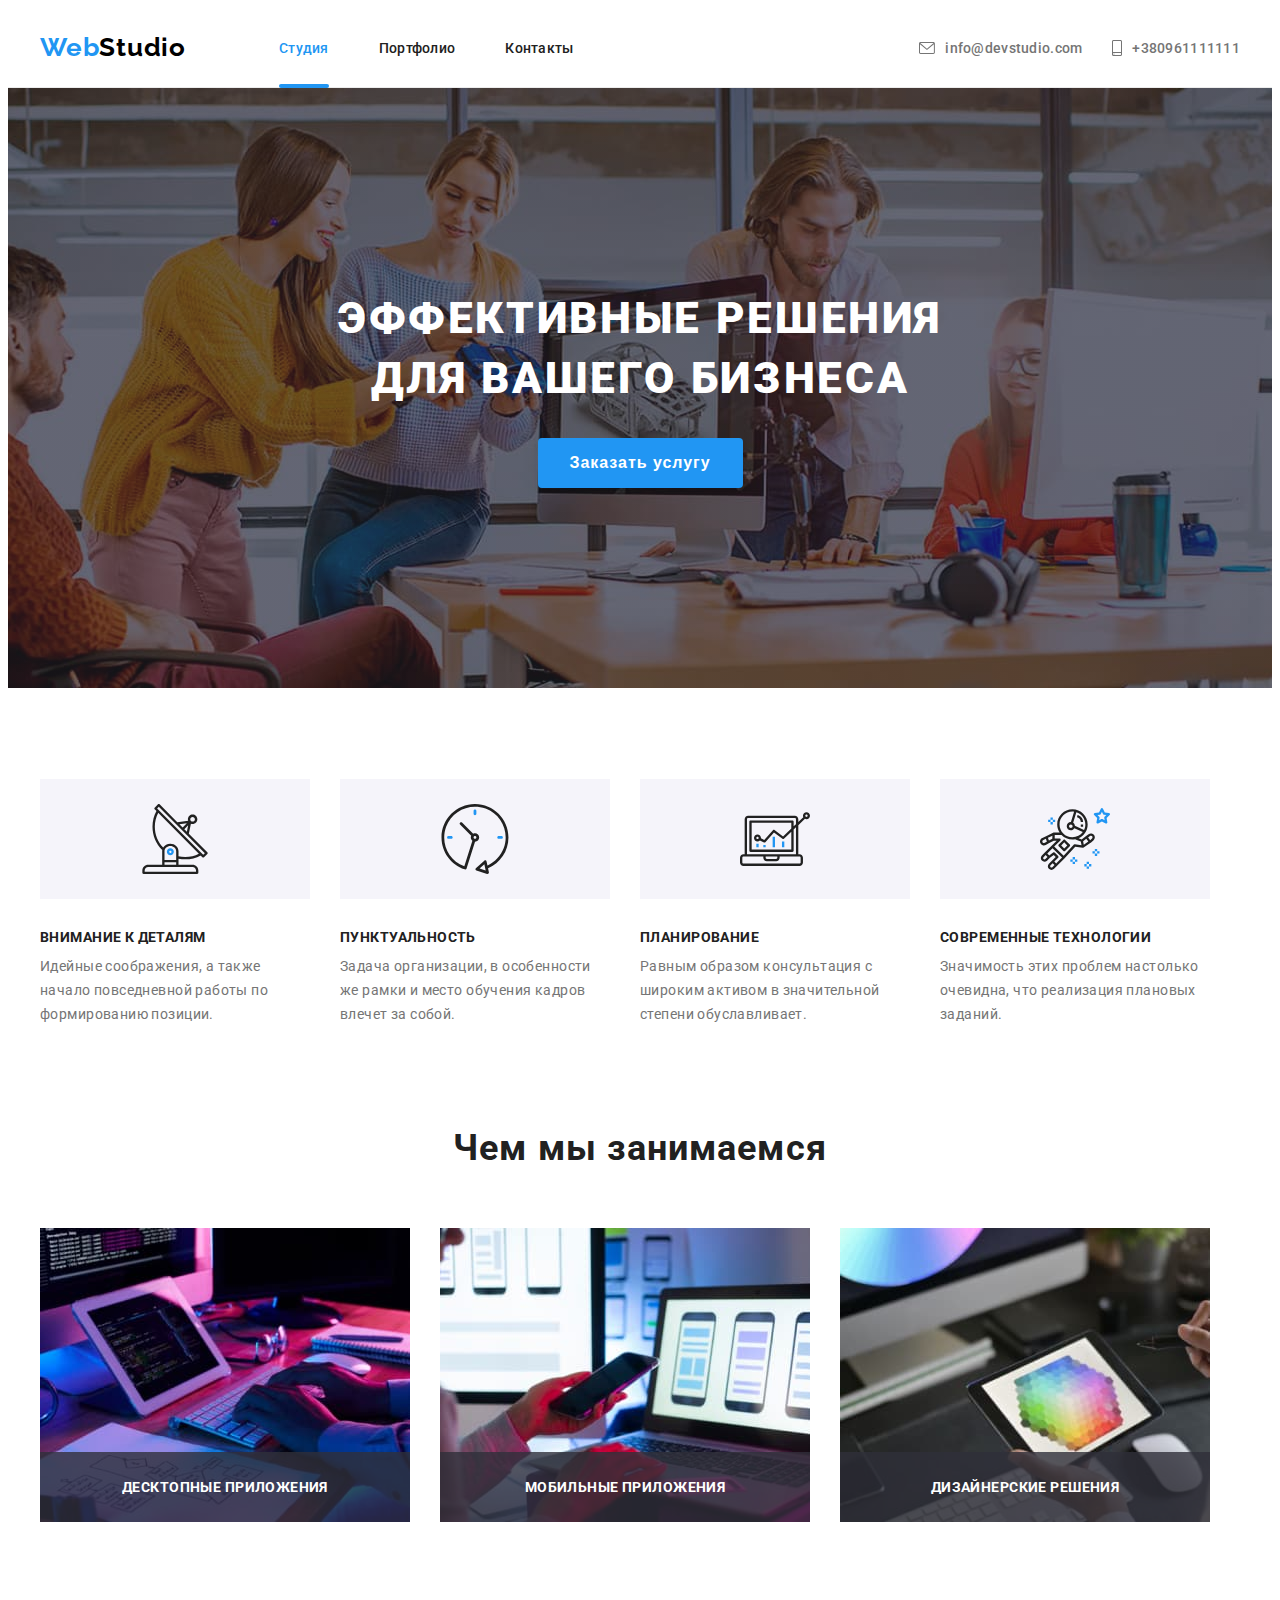
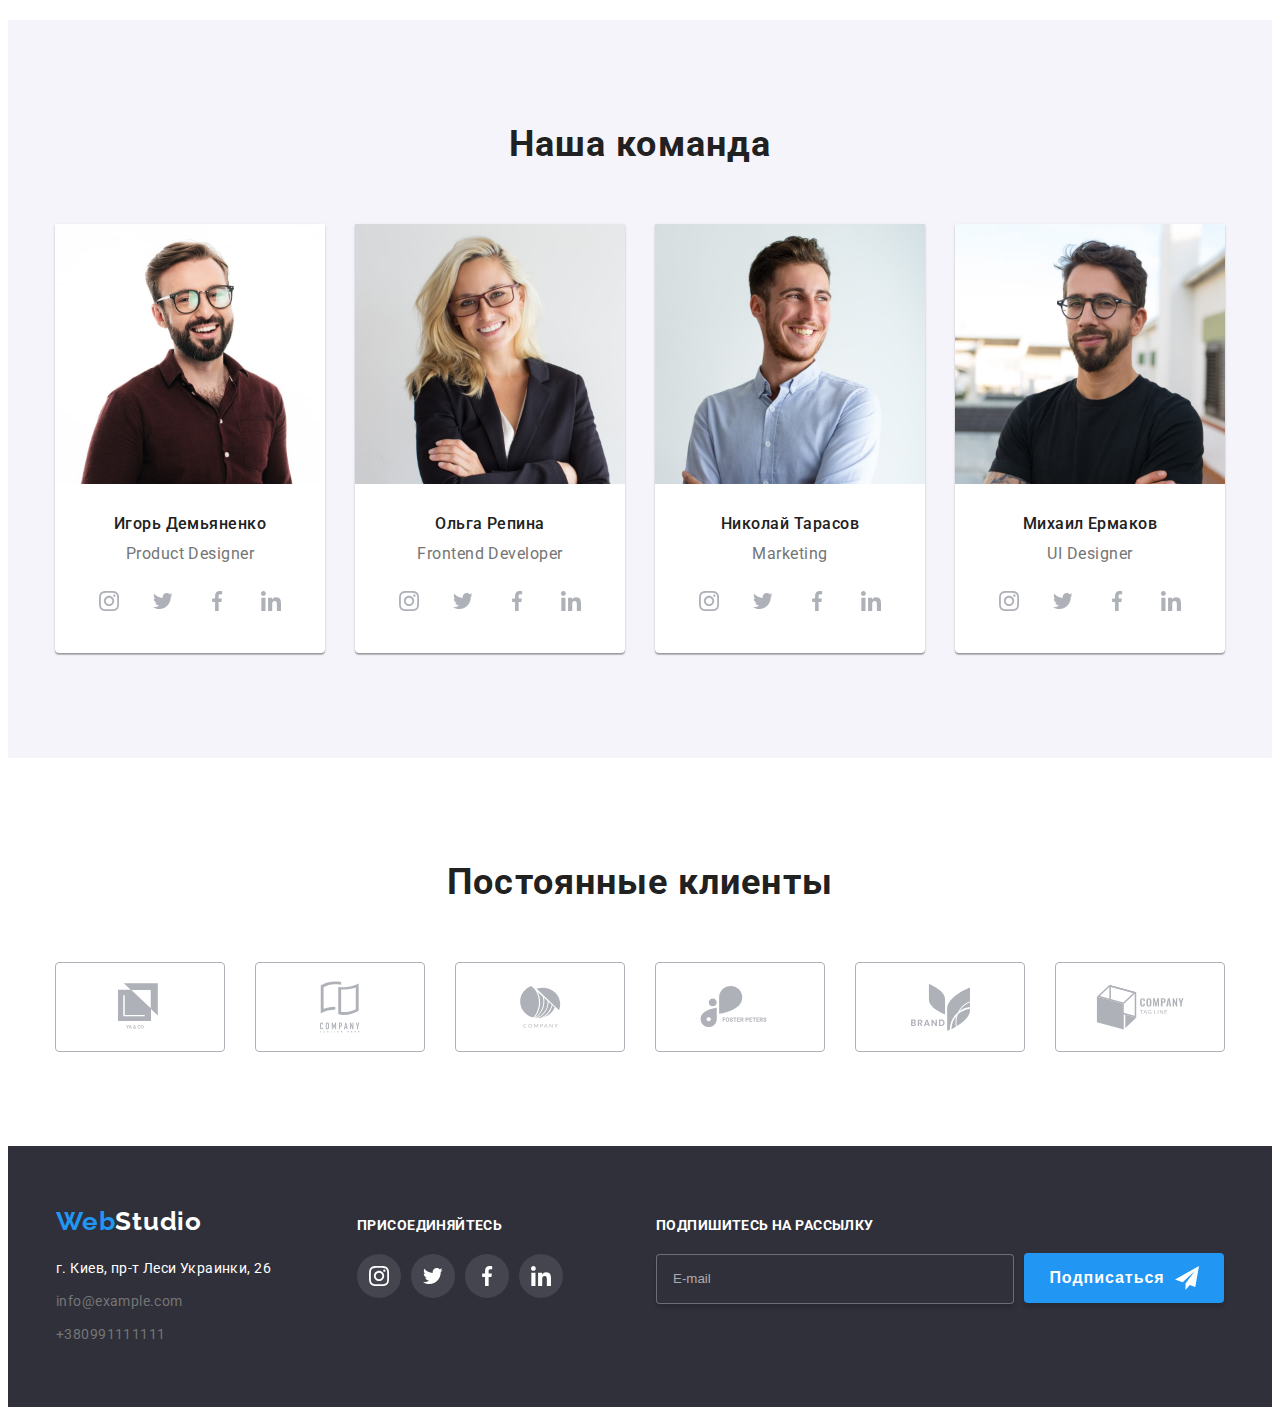
<file: index.html>
<!DOCTYPE html>
<html lang="ru">
<head>
    <meta charset="UTF-8">
    <meta name="viewport" content="width=device-width, initial-scale=1.0">
    <title lang="en">WebStudio</title>
    <link rel="stylecheet" href="https://cdnjs.cloudflare.com/ajax/libs/modern-normalize/1.0.0/modern-normalize.min.css"/>
    <link rel="preconnect" href="https://fonts.gstatic.com">
    <link href="https://fonts.googleapis.com/css2?family=Raleway:wght@700&family=Roboto:wght@400;500;700;900&display=swap" rel="stylesheet">
    <link rel="stylesheet" href="./css/main.min.css">
</head>
<body>
    <header class="header">
        <div class="container">
        <nav class="nav">
            <a class="header__logotype logotype link" href="#" lang="en">Web<span class="header-logo">Studio</span></a>
            <ul class="nav-list list">
                <li class="nav-list__item">
                    <a class="nav-list__link active-link link" href="#">Студия</a>
                </li>
                <li class="nav-list__item">
                    <a class="nav-list__link link" href="./portfolio.html">Портфолио</a>
                </li>
                <li class="nav-list__item">
                    <a class="nav-list__link link" href="#">Контакты</a>
                </li>
            </ul>
         </nav>
             <ul class="contacts-list list">
                 <li class="contacts-list__item">
                    <a class="contacts-list__link link" href="mailto:info@devstudio.com"> 
                        <svg width="16" height="12" class="contacts-list__icon">
                            <use href="./images/sprite.svg#icon-envelope"></use>
                        </svg> info@devstudio.com
                     </a>           
                 </li>
                 <li class="contacts-list__item">
                    <a class="contacts-list__link link" href="tel:+380961111111">
                        <svg width="10" height="16" class="contacts-list__icon">
                            <use href="./images/sprite.svg#icon-smartphone"></use>
                        </svg> +380961111111
                    </a>  
                 </li>
            </ul>
        </div>
    </header>
    <main>

        <!-- Hero -->
        <section class="hero">
            <div class="container">
                <h1 class="hero__title">Эффективные решения<br>для вашего бизнеса</h1>
                <button class="hero__button button" data-modal-open>Заказать услугу</button>
            </div>  
        </section>

        <!-- Feature -->
        <section class="feature">
            <div class="container">
            <h2 hidden>Эффективные решения</h2>
                <ul class="feature-list list">
                    <li class="feature-list__item">
                        <div class="feature-container">
                             <svg class="feature-list__icon" widht="70" height="70">
                            <use href="./images/sprite.svg#icon-antenna"></use>
                        </svg>
                        </div>
                            <h3 class="feature-list__subtitle">Внимание к деталям</h3>
                            <p class="feature-list__text">Идейные соображения, а также начало повседневной работы по формированию позиции.</p>
                    </li>
                    <li class="feature-list__item">
                        <div class="feature-container">
                             <svg class="feature-list__icon" widht="70" height="70">
                            <use href="./images/sprite.svg#icon-clock"></use>
                        </svg>
                        </div>
                            <h3 class="feature-list__subtitle">Пунктуальность</h3>
                            <p class="feature-list__text">Задача организации, в особенности же рамки и место обучения кадров влечет за собой.</p>
                    </li>
                    <li class="feature-list__item">   
                        <div class="feature-container">
                             <svg class="feature-list__icon" widht="70" height="70">
                            <use href="./images/sprite.svg#icon-diagram"></use>
                        </svg>
                        </div>    
                            <h3 class="feature-list__subtitle">Планирование</h3>
                            <p class="feature-list__text">Равным образом консультация с широким активом в значительной степени обуславливает.</p>
                    </li>
                    <li class="feature-list__item"> 
                        <div class="feature-container">
                             <svg class="feature-list__icon" widht="70" height="70">
                            <use href="./images/sprite.svg#icon-astronaut"></use>
                        </svg>
                        </div>
                            <h3 class="feature-list__subtitle">Современные технологии</h3>
                            <p class="feature-list__text">Значимость этих проблем настолько очевидна, что реализация плановых заданий.</p>
                    </li>
                </ul>
            </div>
        </section>

        <!-- Activity -->
        <section class="activity">
            <div class="container">
                <h2 class="activity__title">Чем мы занимаемся</h2>
                <ul class="activity__list list">
                    <li class="activity__item"> 
                        <div class="activity__container">
                            <img src="./images/whatwedo/img1.jpg" alt="компьютер" width="370" height="294">
                            <div class="activity__container-text">
                                <p class="activity__text">ДЕСКТОПНЫЕ ПРИЛОЖЕНИЯ</p>
                            </div>
                        </div> 
                    </li>
                    <li class="activity__item">
                        <div class="activity__container">
                            <img src="./images/whatwedo/img2.jpg" alt="смартфон" width="370" height="294">
                            <div class="activity__container-text">
                                <p class="activity__text">МОБИЛЬНЫЕ ПРИЛОЖЕНИЯ</p>
                            </div>
                        </div>
                    </li>
                    <li class="activity__item">
                        <div class="activity__container">
                            <img src="./images/whatwedo/img3.jpg" alt="планшет" width="370" height="294">
                            <div class="activity__container-text">
                                <p class="activity__text">ДИЗАЙНЕРСКИЕ РЕШЕНИЯ</p>
                            </div>
                        </div>
                    </li>
                </ul>
            </div>
        </section>

        <!-- Our team -->
        <section class="our-team">
            <h2 class="our-team__title">Наша команда</h2>
            <ul class="our-team__list list">
                <li class="our-team__item">
                    <img src="./images/our_team/team_1.jpg" alt="Игорь Демьяненко" width="270" height="260">
                        <div class="our-team__card">
                            <h3 class="our-team__subtitle">Игорь Демьяненко</h3>
                            <p class="our-team__desk" lang="en">Product Designer</p>
                            <ul class="social-list list">
                                <li class="social-list__item">
                                    <a href="" class="social-list__link">
                                        <svg width="20px" height="20px">
                                            <use href="./images/sprite.svg#icon-instagram"></use>
                                        </svg>
                                    </a>
                                </li>
                                <li class="social-list__item">
                                    <a href="" class="social-list__link">
                                        <svg width="20px" height="20px">
                                            <use href="./images/sprite.svg#icon-twitter"></use>
                                        </svg>
                                    </a>
                                </li>
                                <li class="social-list__item">
                                    <a href="" class="social-list__link">
                                        <svg width="20px" height="20px">
                                            <use href="./images/sprite.svg#icon-facebook"></use>
                                        </svg>
                                    </a>
                                </li>
                                <li class="social-list__item">
                                    <a href="" class="social-list__link">
                                        <svg width="20px" height="20px">
                                            <use href="./images/sprite.svg#icon-linkedin"></use>
                                        </svg>
                                    </a>
                                </li>
                            </ul>
                        </div>
                </li>

                <li class="our-team__item">
                    <img src="./images/our_team/team_2.jpg" alt="Ольга Репина" width="270" height="260">
                        <div class="our-team__card">
                            <h3 class="our-team__subtitle">Ольга Репина</h3>
                            <p class="our-team__desk" lang="en">Frontend Developer</p>
                            <ul class="social-list list">
                                <li class="social-list__item">
                                    <a href="" class="social-list__link">
                                        <svg width="20" height="20px">
                                            <use href="./images/sprite.svg#icon-instagram"></use>
                                        </svg>
                                    </a>
                                </li>
                                <li class="social-list__item">
                                    <a href="" class="social-list__link">
                                        <svg width="20" height="20px">
                                            <use href="./images/sprite.svg#icon-twitter"></use>
                                        </svg>
                                    </a>
                                </li>
                                <li class="social-list__item">
                                    <a href="" class="social-list__link">
                                        <svg width="20" height="20px">
                                            <use href="./images/sprite.svg#icon-facebook"></use>
                                        </svg>
                                    </a>
                                </li>
                                <li class="social-list__item">
                                    <a href="" class="social-list__link">
                                        <svg width="20" height="20px">
                                            <use href="./images/sprite.svg#icon-linkedin"></use>
                                        </svg>
                                    </a>
                                </li>
                            </ul>
                        </div>
                </li>

                <li class="our-team__item">
                    <img src="./images/our_team/team_3.jpg" alt="Николай Тарасов" width="270" height="260">
                        <div class="our-team__card">
                            <h3 class="our-team__subtitle">Николай Тарасов</h3>
                            <p class="our-team__desk" lang="en">Marketing</p>
                            <ul class="social-list list">
                                <li class="social-list__item">
                                    <a href="" class="social-list__link">
                                        <svg width="20" height="20px">
                                            <use href="./images/sprite.svg#icon-instagram"></use>
                                        </svg>
                                    </a>
                                </li>
                                <li class="social-list__item">
                                    <a href="" class="social-list__link">
                                        <svg width="20" height="20px">
                                            <use href="./images/sprite.svg#icon-twitter"></use>
                                        </svg>
                                    </a>
                                </li>
                                <li class="social-list__item">
                                    <a href="" class="social-list__link">
                                        <svg width="20" height="20px">
                                            <use href="./images/sprite.svg#icon-facebook"></use>
                                        </svg>
                                    </a>
                                </li>
                                <li class="social-list__item">
                                    <a href="" class="social-list__link">
                                        <svg width="20" height="20px">
                                            <use href="./images/sprite.svg#icon-linkedin"></use>
                                        </svg>
                                    </a>
                                </li>
                            </ul>
                    </div>
                </li>

                <li class="our-team__item">
                    <img src="./images/our_team/team_4.jpg" alt="Михаил Ермаков" width="270" height="260">
                        <div class="our-team__card">
                            <h3 class="our-team__subtitle">Михаил Ермаков</h3>
                            <p class="our-team__desk" lang="en">UI Designer</p>
                            <ul class="social-list list">
                                <li class="social-list__item">
                                    <a href="" class="social-list__link">
                                        <svg width="20" height="20px">
                                            <use href="./images/sprite.svg#icon-instagram"></use>
                                        </svg>
                                    </a>
                                </li>
                                <li class="social-list__item">
                                    <a href="" class="social-list__link">
                                        <svg width="20" height="20px">
                                            <use href="./images/sprite.svg#icon-twitter"></use>
                                        </svg>
                                    </a>
                                </li>
                                <li class="social-list__item">
                                    <a href="" class="social-list__link">
                                        <svg width="20" height="20px">
                                            <use href="./images/sprite.svg#icon-facebook"></use>
                                        </svg>
                                    </a>
                                </li>
                                <li class="social-list__item">
                                    <a href="" class="social-list__link">
                                        <svg width="20" height="20px">
                                            <use href="./images/sprite.svg#icon-linkedin"></use>
                                        </svg>
                                    </a>
                                </li>
                            </ul>
                    </div>
                </li>
            </ul>
        </section>

        <!-- Сlients -->
        <section class="clients"> 
            <div class="container">
                <h2 class="clients__title">Постоянные клиенты</h2>
                <ul class="clients-list list">
                    <li class="clients-list__item">
                        <a href="" class="clients-list__link">
                            <svg width="44" height="49" class="clients-list__icon">
                                <use href="./images/sprite.svg#icon-logo-1"></use>
                            </svg>
                        </a>
                    </li>
                    <li class="clients-list__item">
                        <a href="" class="clients-list__link">
                            <svg width="40" height="52" class="clients-list__icon">
                                <use href="./images/sprite.svg#icon-logo-2"></use>
                            </svg>
                        </a>
                    </li>
                    <li class="clients-list__item">
                        <a href="" class="clients-list__link">
                        <svg width="41" height="42" class="clients-list__icon">
                                <use href="./images/sprite.svg#icon-logo-3"></use>
                            </svg>
                        </a>
                    </li>
                    <li class="clients-list__item">
                        <a href="" class="clients-list__link">
                        <svg width="80" height="42" class="clients-list__icon">
                                <use href="./images/sprite.svg#icon-logo-4"></use>
                            </svg>
                        </a>
                    </li>
                    <li class="clients-list__item">
                        <a href="" class="clients-list__link">
                        <svg width="59" height="47" class="clients-list__icon">
                                <use href="./images/sprite.svg#icon-logo-5"></use>
                            </svg>
                        </a>
                    </li>
                    <li class="clients-list__item">
                        <a href="" class="clients-list__link">
                        <svg width="89" height="45" class="clients-list__icon">
                                <use href="./images/sprite.svg#icon-logo-6"></use>
                            </svg>
                        </a>
                    </li>
                </ul>
                
            </div>
        </section>

    </main>

    <!-- Footer -->
    <footer class="footer">
        <div class="container">
            <div class="address-container">
                <address class="address">
                    <a class="address__logotype logotype link" href="#" lang="en">Web<span class="footer-logo">Studio</span></a>
                    <ul class="address-list list">
                        <li class="address-list__item">
                            <a class="address-list__map link" href="https://goo.gl/maps/3Z7rk7Q4F9AWosEu5"> г. Киев, пр-т Леси Украинки, 26</a>
                        </li>
                        <li class="address-list__item">
                            <a class="address-list__link link" href="mailto:info@example.com">info@example.com</a>
                        </li>
                        <li class="address-list__item">
                            <a class="address-list__link link" href="tel:+380991111111">+380991111111</a>
                        </li>
                    </ul>
                </address>
            </div>
        
            <div class="footer-social-container">
                <p class="footer-text">ПРИСОЕДИНЯЙТЕСЬ</p>
                
                    <ul class="social-list">
                        <li class="social-list__item list">
                            <a href="" class="social-list__link">
                                <svg class="social-list__icon" width="20" height="20">
                                    <use href="./images/sprite.svg#icon-instagram"></use>
                                </svg>
                            </a>
                        </li>
                        <li class="social-list__item list">
                            <a href="" class="social-list__link">
                                <svg class="social-list__icon" width="20" height="20">
                                    <use href="./images/sprite.svg#icon-twitter"></use>
                                </svg>
                            </a>
                        </li>
                        <li class="social-list__item list">
                            <a href="" class="social-list__link">
                                <svg class="social-list__icon" width="20" height="20">
                                    <use href="./images/sprite.svg#icon-facebook"></use>
                                </svg>
                            </a>
                        </li>
                        <li class="social-list__item list">
                            <a href="" class="social-list__link">
                                <svg class="social-list__icon" width="20" height="20">
                                    <use href="./images/sprite.svg#icon-linkedin"></use>
                                </svg>
                            </a>
                        </li>
                    </ul>
            </div>  

                <form class="footer-form">
                    <label class="footer-form__label">ПОДПИШИТЕСЬ НА РАССЫЛКУ                       
                        <input name="footer-form__user-email" type="email" class="footer-input" placeholder="E-mail">
                    </label>
                        <button type="submit" class="footer-form__btn button"> Подписаться
                            <svg width="24" height="24" class="footer-form__icon">
                                <use href="./images/sprite.svg#icon-send"></use>
                            </svg>
                        </button>
                </form>
            
        </div>
    </footer>

    <div class="backdrop is-hidden" data-modal>
        <div class="modal">
            <button type="button" class="button-close" data-modal-close>
                <svg widht="11" height="11">
                    <use href="./images/sprite.svg#icon-cross"></use>
                </svg>
            </button>
            
                <form action="#" class="modal-form">
                    <h4 class="modal-form__title">Оставьте свои данные, мы вам перезвоним</h3>
                        <label class="modal-form__label">
                            Имя
                            <span class="icon-wrapper">
                                <input name="user-name" type="text" class="modal-form__input" required>
                                <svg width="18" height="18" class="modal-form__icon">
                                    <use href="./images/sprite.svg#icon-person">
                                    </use>
                                </svg>
                            </span>
                        </label>
                        <label class="modal-form__label">
                            Телефон
                            <span class="icon-wrapper">
                                <input name="user-phone" type="tel" class="modal-form__input" required>
                                <svg width="18" height="18" class="modal-form__icon">
                                    <use href="./images/sprite.svg#icon-phone-modal">
                                    </use>
                                </svg>
                            </span>
                        </label>
                        <label class="modal-form__label">
                            Почта
                            <span class="icon-wrapper">
                                <input name="user-email" type="email" class="modal-form__input" required>
                                    <svg width="18" height="18" class="modal-form__icon">
                                    <use href="./images/sprite.svg#icon-email">
                                    </use>
                                </svg>
                            </span>
                        </label>
                    
                        <label class="modal-form__label">
                             Комментарий
                            <textarea name="user-massage" class="modal-form__massage" placeholder="Введите текст"></textarea>
                        </label>

                        <label for="policy-check" class="modal-form__check">
                            <input id="policy-check" type="checkbox" class="check-input visually-hidden">
                            <span class="check-box"></span>
                            Соглашаюсь с рассылкой и принимаю &nbsp<a class="form-link" href="#">Условия договора</a> 
                        </label>
               
                        <button type="submit" class="modal-form__btn button">Отправить</button>
                   
                </form>
        </div>
    </div>

    <script src="./js/modal.js"></script>
      
</body>
</html>
</file>
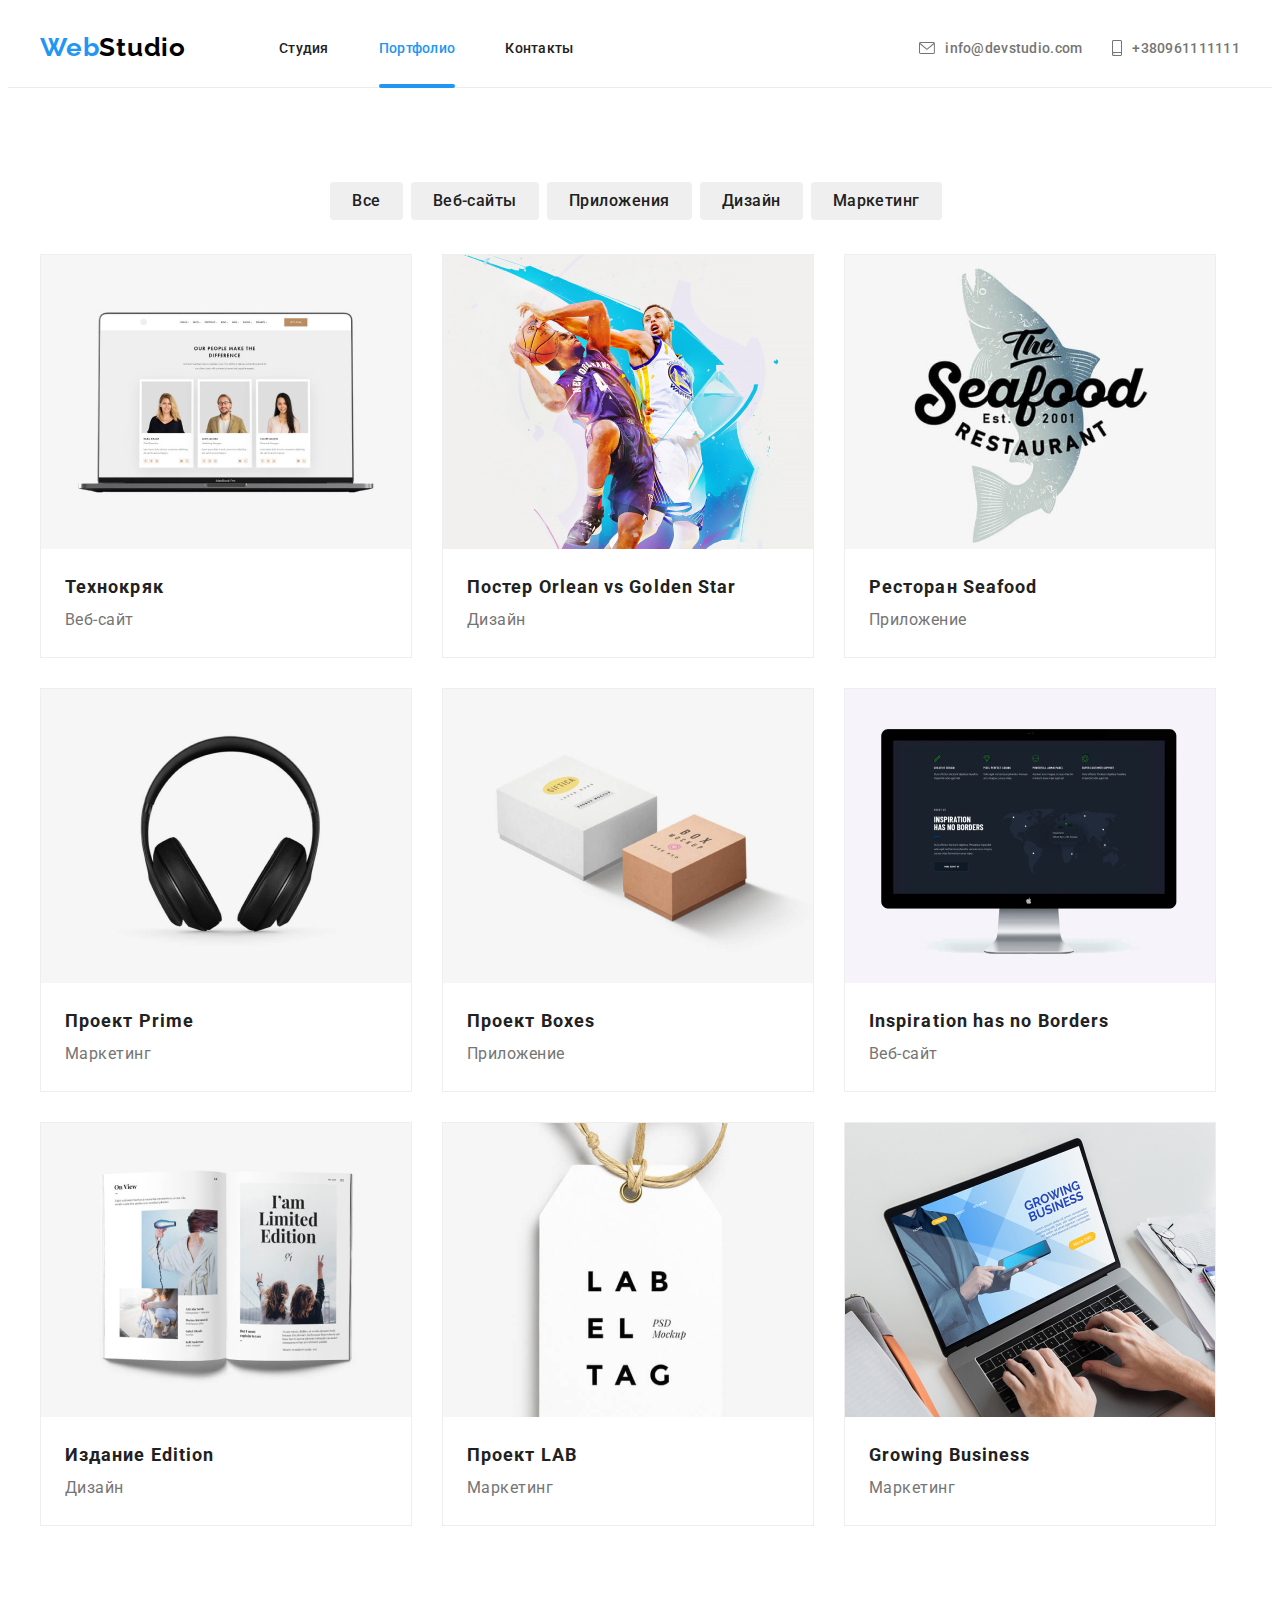
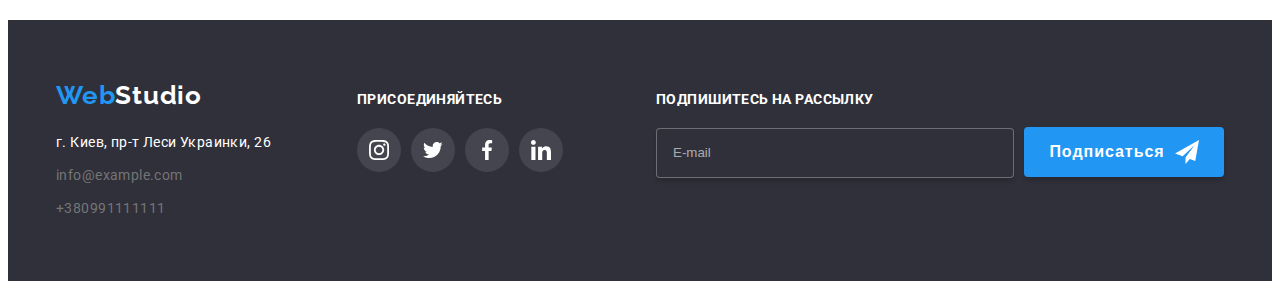
<file: portfolio.html>
<!DOCTYPE html>
<html lang="ru">
<head>
    <meta charset="UTF-8">
    <meta name="viewport" content="width=device-width, initial-scale=1.0">
    <title lang="en">Portfolio | WebStudio</title>
    <link rel="stylecheet" href="https://cdnjs.cloudflare.com/ajax/libs/modern-normalize/1.0.0/modern-normalize.min.css"/>
    <link rel="preconnect" href="https://fonts.gstatic.com">
    <link href="https://fonts.googleapis.com/css2?family=Raleway:wght@700&family=Roboto:wght@400;500;700;900&display=swap" rel="stylesheet">
    <link rel="stylesheet" href="./css/portfolio.min.css">
</head>
<body>
    <header class="header line">
        <div class="container">
            <nav class="nav">
                <a class="header__logotype logotype link" href="#" lang="en">Web<span class="header-logo">Studio</span></a>
                <ul class="nav-list list">
                    <li class="nav-list__item">
                        <a class="nav-list__link link" href="./index.html">Студия</a>
                    </li>
                    <li class="nav-list__item">
                        <a class="nav-list__link active-link link" href="#">Портфолио</a>
                    </li>
                    <li class="nav-list__item">
                        <a class="nav-list__link link" href="#">Контакты</a>
                    </li>
                </ul>
             </nav>
             <ul class="contacts-list list">
                <li class="contacts-list__item">
                   <a class="contacts-list__link link" href="mailto:info@devstudio.com"> 
                       <svg width="16" height="12" class="contacts-list__icon">
                           <use href="./images/sprite.svg#icon-envelope"></use>
                       </svg> info@devstudio.com
                    </a>           
                </li>
                <li class="contacts-list__item">
                   <a class="contacts-list__link link" href="tel:+380961111111">
                       <svg width="10" height="16" class="contacts-list__icon">
                           <use href="./images/sprite.svg#icon-smartphone"></use>
                       </svg> +380961111111
                   </a>  
                </li>
           </ul>
        </div>
    </header>
    <main>
        <!-- Portfolio -->
        <section class="portfolio">
            <div class="container">
                <h1 hidden>Buttons</h1>
                    <ul class="btn-list list">
                        <li><button class="btn-list__item" type="button">Все</button></li>
                        <li><button class="btn-list__item" type="button">Веб-сайты</button></li>
                        <li><button class="btn-list__item" type="button">Приложения</button></li>
                        <li><button class="btn-list__item" type="button">Дизайн</button></li>
                        <li><button class="btn-list__item" type="button">Маркетинг</button></li>
                    </ul>
    
                <ul class="portfolio-list list">
                    <li class="portfolio-list__item">
                        <a href="" class="portfolio-list__link link">
                            <div class="container-image">
                                <img src="./images-portfolio/img-1.jpg" alt="Технокряк" width="370" height="294">
                                    <div class="container-overlay">
                                        <div class="container-text">
                                            <p class="portfolio-list__text">Технокряк это современная площадка распространения коронавируса. 
                                                Компании используют эту платформу для цифрового шпионажа и атак на защищённые сервера конкурентов.</p>
                                        </div>
                                    </div>   
                            </div>
                            <div class="container-desk">
                                <h2 class="portfolio-list__subtitle">Технокряк</h2>
                                <p class="portfolio-list__desk">Веб-сайт</p>
                            </div>
                        </a>
                
                            
                    </li>
                    <li class="portfolio-list__item">
                        <a href="" class="portfolio-list__link link"> 
                            <div class="container-image">
                                <img src="./images-portfolio/img-2.jpg" alt="Постер New Orlean vs Golden Star" width="370" height="294">  
                                    <div class="container-overlay">
                                        <div class="container-text">
                                            <p class="portfolio-list__text">Технокряк это современная площадка распространения коронавируса. 
                                            Компании используют эту платформу для цифрового шпионажа и атак на защищённые сервера конкурентов.</p>
                                        </div>
                                    </div>   
                            </div>

                            <div class="container-desk">
                                <h2 class="portfolio-list__subtitle">Постер <span lang="en">Orlean vs Golden Star</span></h2>
                                <p class="portfolio-list__desk">Дизайн</p>
                            </div>
                        </a>
            
                    </li>
                    <li class="portfolio-list__item">
                        <a href="" class="portfolio-list__link link">
                            <div class="container-image">
                                <img src="./images-portfolio/img-3.jpg" alt="Ресторан Seafood" width="370" height="294">
                                    <div class="container-overlay">
                                        <div class="container-text">
                                            <p class="portfolio-list__text">Технокряк это современная площадка распространения коронавируса. 
                                            Компании используют эту платформу для цифрового шпионажа и атак на защищённые сервера конкурентов.</p>
                                        </div>
                                    </div>   
                            </div>

                            <div class="container-desk">
                                <h2 class="portfolio-list__subtitle">Ресторан <span lang="en">Seafood</span></h2>
                                <p class="portfolio-list__desk">Приложение</p>
                            </div>
                        </a>
                            
                    </li>
                    <li class="portfolio-list__item">
                        <a href="" class="portfolio-list__link link">
                            <div class="container-image">
                                <img src="./images-portfolio/img-4.jpg" alt="Проект Prime" width="370" height="294">
                                    <div class="container-overlay">
                                        <div class="container-text">
                                            <p class="portfolio-list__text">Технокряк это современная площадка распространения коронавируса. 
                                            Компании используют эту платформу для цифрового шпионажа и атак на защищённые сервера конкурентов.</p>
                                        </div>
                                    </div>
                                </div>

                            <div class="container-desk">
                                <h2 class="portfolio-list__subtitle">Проект <span lang="en">Prime</span></h2>
                                <p class="portfolio-list__desk">Маркетинг</p>
                            </div>
                        </a>
                       
                    </li>
                    <li class="portfolio-list__item">
                        <a href="" class="portfolio-list__link link">
                            <div class="container-image">
                                <img src="./images-portfolio/img-5.jpg" alt="Проект Boxes" width="370" height="294">
                                    <div class="container-overlay">
                                        <div class="container-text">
                                            <p class="portfolio-list__text">Технокряк это современная площадка распространения коронавируса. 
                                            Компании используют эту платформу для цифрового шпионажа и атак на защищённые сервера конкурентов.</p>
                                        </div>
                                    </div>
                            </div>

                            <div class="container-desk">
                                <h2 class="portfolio-list__subtitle">Проект <span lang="en">Boxes</span></h2>
                                <p class="portfolio-list__desk">Приложение</p>
                            </div>
                        </a>    
                            
                    </li>
                    <li class="portfolio-list__item">
                        <a href="" class="portfolio-list__link link">
                            <div class="container-image">
                                <img src="./images-portfolio/img-6.jpg" alt="Inspiration has no Borders" width="370" height="294">
                                    <div class="container-overlay">
                                        <div class="container-text">
                                            <p class="portfolio-list__text">Технокряк это современная площадка распространения коронавируса. 
                                            Компании используют эту платформу для цифрового шпионажа и атак на защищённые сервера конкурентов.</p>
                                        </div>
                                    </div>
                            </div>

                            <div class="container-desk">
                                <h2 class="portfolio-list__subtitle" lang="en">Inspiration has no Borders</h2>
                                <p class="portfolio-list__desk">Веб-сайт</p>
                            </div>
                        </a>
                            
                    </li>
                    <li class="portfolio-list__item">
                        <a href="" class="portfolio-list__link link">
                            <div class="container-image">
                                <img src="./images-portfolio/img-7.jpg" alt="Издание Limited Edition" width="370" height="294">
                                    <div class="container-overlay">
                                        <div class="container-text">
                                            <p class="portfolio-list__text">Технокряк это современная площадка распространения коронавируса. 
                                            Компании используют эту платформу для цифрового шпионажа и атак на защищённые сервера конкурентов.</p>
                                        </div>
                                    </div>
                            </div>

                            <div class="container-desk">
                                <h2 class="portfolio-list__subtitle">Издание <span lang="en">Edition</span></h2>
                                <p class="portfolio-list__desk">Дизайн</p>
                            </div>
                        </a>
                            
                    </li>
                    <li class="portfolio-list__item">
                        <a href="" class="portfolio-list__link link"> 
                            <div class="container-image">
                                <img src="./images-portfolio/img-8.jpg" alt="Проект LAB" width="370" height="294">
                                    <div class="container-overlay">
                                        <div class="container-text">
                                            <p class="portfolio-list__text">Технокряк это современная площадка распространения коронавируса. 
                                            Компании используют эту платформу для цифрового шпионажа и атак на защищённые сервера конкурентов.</p>
                                        </div>
                                    </div>
                            </div>

                            <div class="container-desk">
                                <h2 class="portfolio-list__subtitle">Проект <span lang="en">LAB</span></h2>
                                <p class="portfolio-list__desk">Маркетинг</p>
                            </div>
                        </a>  
                            
                    </li>
                    <li class="portfolio-list__item"> 
                        <a href="" class="portfolio-list__link link">
                            <div class="container-image">
                                <img src="./images-portfolio/img-9.jpg" alt="Growing Business" width="370" height="294">
                                    <div class="container-overlay">
                                        <div class="container-text">
                                            <p class="portfolio-list__text">Технокряк это современная площадка распространения коронавируса. 
                                            Компании используют эту платформу для цифрового шпионажа и атак на защищённые сервера конкурентов.</p>
                                        </div>
                                    </div>
                            </div>

                             <div class="container-desk">
                                <h2 class="portfolio-list__subtitle" lang="en">Growing Business</h2>
                                <p class="portfolio-list__desk">Маркетинг</p>
                            </div>
                        </a>
                    </li>
                </ul>
            </div>
        </section>
    </main>

    <!-- Footer -->
    <footer class="footer">
        <div class="container">
            <div class="address-container">
                <address class="address">
                    <a class="address__logotype logotype link" href="#" lang="en">Web<span class="footer-logo">Studio</span></a>
                    <ul class="address-list list">
                        <li class="address-list__item">
                            <a class="address-list__map link" href="https://goo.gl/maps/3Z7rk7Q4F9AWosEu5"> г. Киев, пр-т Леси Украинки, 26</a>
                        </li>
                        <li class="address-list__item">
                            <a class="address-list__link link" href="mailto:info@example.com">info@example.com</a>
                        </li>
                        <li class="address-list__item">
                            <a class="address-list__link link" href="tel:+380991111111">+380991111111</a>
                        </li>
                    </ul>
                </address>
            </div>
            
                <div class="footer-social-container">
                    <p class="footer-text">ПРИСОЕДИНЯЙТЕСЬ</p>
                    
                        <ul class="social-list">
                            <li class="social-list__item list">
                                <a href="" class="social-list__link">
                                    <svg class="social-list__icon" width="20" height="20">
                                        <use href="./images/sprite.svg#icon-instagram"></use>
                                    </svg>
                                </a>
                            </li>
                            <li class="social-list__item list">
                                <a href="" class="social-list__link">
                                    <svg class="social-list__icon" width="20" height="20">
                                        <use href="./images/sprite.svg#icon-twitter"></use>
                                    </svg>
                                </a>
                            </li>
                            <li class="social-list__item list">
                                <a href="" class="social-list__link">
                                    <svg class="social-list__icon" width="20" height="20">
                                        <use href="./images/sprite.svg#icon-facebook"></use>
                                    </svg>
                                </a>
                            </li>
                            <li class="social-list__item list">
                                <a href="" class="social-list__link">
                                    <svg class="social-list__icon" width="20" height="20">
                                        <use href="./images/sprite.svg#icon-linkedin"></use>
                                    </svg>
                                </a>
                            </li>
                        </ul>
                </div> 

                <form class="footer-form">
                    <label class="footer-form__label">ПОДПИШИТЕСЬ НА РАССЫЛКУ                       
                        <input name="footer-form__user-email" type="email" class="footer-input" placeholder="E-mail">
                    </label>
                        <button type="submit" class="footer-form__btn button"> Подписаться
                            <svg width="24" height="24" class="footer-form__icon">
                                <use href="./images/sprite.svg#icon-send"></use>
                            </svg>
                        </button>
                </form>

            </div>
        </footer>
</body>
</html>
</file>
<file: css/main.min.css>
:root{--text-font: "Roboto", sans-serif;--title-font: "Raleway", sans-serif;--accent-color: #2196F3;--header-logo-color: #000000;--footer-logo-color: #FFFFFF;--text-color: #FFFFFF;--desk-link-color: #757575;--text-title-subtitle-color: #212121;--icon-color: #afb1b8;--fon-our-team-color: #F5F4FA;--fon-color: #2F303A}.visually-hidden{position:absolute !important;clip:rect(1px 1px 1px 1px);clip:rect(1px, 1px, 1px, 1px);padding:0 !important;border:0 !important;height:1px !important;width:1px !important;overflow:hidden}body{font-family:"Roboto", sans-serif}h1,h2,h3,h4,h5,h6,p{margin:0}ul,ol{margin:0;padding:0}img{display:block}.list{list-style:none}.link{text-decoration:none}.container{margin-left:auto;margin-right:auto;width:1200px;padding-right:15px;padding-left:15px}.logotype{font-family:var(--title-font);font-weight:700;font-size:26px;line-height:1.192;letter-spacing:0.03em;color:var(--accent-color)}.header__logotype{margin-right:93px;padding-top:24px;padding-bottom:25px}.header-logo{color:var(--header-logo-color)}.address__logotype{display:block;margin-bottom:20px}.footer-logo{color:var(--footer-logo-color)}.nav-list{display:flex}.nav-list__item:not(:last-child){margin-right:50px}.nav-list__link{position:relative;display:block;padding-top:32px;padding-bottom:32px;font-weight:500;font-size:14px;line-height:1.143;letter-spacing:0.02em;color:var(--text-title-subtitle-color);transition:color 250ms cubic-bezier(0.4, 0, 0.2, 1)}.nav-list__link:hover,.nav-list__link:focus{color:var(--accent-color)}.active-link{color:var(--accent-color)}.active-link::after{position:absolute;left:0;bottom:0;content:"";display:block;width:100%;height:4px;border-radius:2px;background-color:var(--accent-color)}.contacts-list{display:flex;align-items:center}.contacts-list__item:not(:last-child){margin-right:30px}.contacts-list__link{display:flex;align-items:center;padding-top:32px;padding-bottom:32px;font-weight:500;font-size:14px;line-height:1.143;letter-spacing:0.02em;color:var(--desk-link-color);fill:currentColor;transition:color 250ms cubic-bezier(0.4, 0, 0.2, 1)}.contacts-list__link:hover,.contacts-list__link:focus{color:var(--accent-color)}.contacts-list__icon{margin-right:10px}.address-list__item:not(:last-child){margin-bottom:9px}.address-list__map{color:var(--text-color);text-decoration:none;transition:color 250ms cubic-bezier(0.4, 0, 0.2, 1)}.address-list__map:hover,.address-list__map:focus{color:var(--accent-color)}.address-list__link{color:var(--desk-link-color);transition:color 250ms cubic-bezier(0.4, 0, 0.2, 1)}.address-list__link:hover,.address-list__link:focus{color:var(--accent-color)}.button{font-weight:700;font-size:16px;line-height:1.185;letter-spacing:0.06em;background-color:var(--accent-color);color:var(--text-color);box-shadow:0px 4px 4px rgba(0,0,0,0.15);border:none;border-radius:4px;cursor:pointer}.hero__button{min-width:200px;height:50px;padding-bottom:200px;padding:10px 32px}.modal-form__btn{width:200px;height:50px;align-self:center;transition:box-shadow 2500ms cubic-bezier(0.4, 0, 0.2, 1)}.modal-form__btn:hover,.modal-form__btn:focus{box-shadow:0px 4px 4px rgba(0,0,0,0.25)}.footer-form__btn{display:flex;align-items:center;justify-content:center;min-width:200px;height:50px;margin-top:36px;margin-left:10px}.footer-form__icon{margin-left:10px}.hero__title{margin-bottom:30px;display:block;font-weight:900;font-size:44px;line-height:1.364;text-align:center;letter-spacing:0.06em;text-transform:uppercase;color:var(--text-color)}.activity__title,.our-team__title,.clients__title{margin-bottom:50px;font-weight:700;font-size:36px;line-height:1.667;text-align:center;letter-spacing:0.03em;color:var(--text-title-subtitle-color)}.social-list{display:flex;align-items:center;justify-content:center}.social-list__link{display:flex;align-items:center;justify-content:center;border-radius:50%;width:44px;height:44px;fill:var(--icon-color);transition:background-color 250ms cubic-bezier(0.4, 0, 0.2, 1),fill 250ms cubic-bezier(0.4, 0, 0.2, 1)}.social-list__link:hover,.social-list__link:focus{background-color:var(--accent-color);fill:var(--text-color)}.backdrop.is-hidden{opacity:0;visibility:hidden;pointer-events:none}.backdrop{position:fixed;top:0;left:0;width:100%;height:100%;background:rgba(0,0,0,0.2);z-index:10;transition:visibility 250ms cubic-bezier(0.4, 0, 0.2, 1),opacity 250ms cubic-bezier(0.4, 0, 0.2, 1)}.modal{position:absolute;left:50%;top:50%;width:528px;transform:translate(-50%, -50%);padding:40px;box-sizing:border-box;background:var(--text-color);box-shadow:0px 1px 3px rgba(0,0,0,0.12),0px 1px 1px rgba(0,0,0,0.14),0px 2px 1px rgba(0,0,0,0.2);border-radius:4px;transition:box-shadow 250ms cubic-bezier(0.4, 0, 0.2, 1)}.button-close{position:absolute;width:30px;height:30px;top:8px;right:8px;display:flex;align-items:center;background:var(--text-color);border:1px solid rgba(0,0,0,0.1);box-sizing:border-box;border-radius:50%;cursor:pointer;transition:color 250ms cubic-bezier(0.4, 0, 0.2, 1)}.button-close:hover,.button-close:focus{fill:var(--accent-color)}.modal-form{width:448px;display:flex;flex-direction:column}.modal-form__title{font-weight:700;font-size:20px;line-height:1.15;letter-spacing:0.03em;color:var(--text-title-subtitle-color);margin-bottom:12px}.modal-form__label{margin-bottom:10px;font-size:12px;line-height:1.67;letter-spacing:0.01em;color:var(--desk-link-color)}.icon-wrapper{position:relative;width:100%;height:40px;margin:0%;margin-bottom:10px}.modal-form__input{width:100%;height:40px;margin-bottom:10px;border:1px solid rgba(33,33,33,0.2);box-sizing:border-box;border-radius:4px;padding-left:42px;cursor:pointer;transition:border-color 250ms cubic-bezier(0.4, 0, 0.2, 1)}.modal-form__input:hover,.modal-form__input:focus{border-color:var(--accent-color)}.modal-form__icon{position:absolute;display:block;left:12px;top:50%;transform:translateY(-50%);transition:fill 250ms cubic-bezier(0.4, 0, 0.2, 1)}.modal-form__input:hover+.modal-form__icon,.modal-form__input:focus+.modal-form__icon{fill:var(--accent-color)}.modal-form__massage{width:100%;height:120px;padding:12px 16px;font-family:sans-serif;box-sizing:border-box;display:block;resize:none;border:1px solid rgba(33,33,33,0.2);box-sizing:border-box;border-radius:4px;cursor:pointer;transition:border-color 250ms cubic-bezier(0.4, 0, 0.2, 1)}.modal-form__massage:hover,.modal-form__massage:focus{border-color:var(--accent-color)}.modal-form__massage::placeholder{color:rgba(117,117,117,0.5)}.modal-form__check{display:flex;align-items:center;justify-content:center;margin-top:20px;margin-bottom:30px;font-size:14px;line-height:1.71;letter-spacing:0.03em;color:var(--desk-link-color)}.check-box{width:16px;height:15px;margin-right:8.4px;cursor:pointer;background-image:url("../for-sprite/rectangle-off.svg")}.check-input:checked+.check-box{background-image:url("../for-sprite/check-on.svg")}.check-input:focus+.check-box{outline:3px solid #005fcc;outline-width:1.333;outline-style:auto}.form-link{color:var(--accent-color)}.footer-form{display:flex}.footer-form__label{width:358px;font-weight:700;font-size:14px;line-height:1.181;letter-spacing:0.03em;color:var(--text-color)}.footer-input{width:358px;height:50px;padding-left:16px;box-sizing:border-box;margin-top:20px;border:1px solid rgba(255,255,255,0.3);background-color:var(--fon-color);box-shadow:0px 4px 4px rgba(0,0,0,0.15);border-radius:4px;cursor:pointer;color:var(--text-color)}.footer-input::placeholder{color:rgba(255,255,255,0.6)}.header{max-width:1600px;height:80px;margin-left:auto;margin-right:auto;border-bottom:1px solid #ECECEC;box-sizing:border-box}.header .container{display:flex;align-items:center;justify-content:space-between}.nav{display:flex;align-items:center}.hero{max-width:1600px;max-height:600px;margin-left:auto;margin-right:auto;padding-bottom:200px;padding-top:200px;text-align:center;background:var(--fon-color);background-image:linear-gradient(rgba(47,48,58,0.4), rgba(47,48,58,0.4)),url("../images/hero/bg.jpg");background-repeat:no-repeat;background-position:center;background-size:cover;background-color:var(--fon-color)}.activity{padding-bottom:94px}.activity__container{position:relative}.activity__container-text{position:absolute;bottom:0;left:0;width:100%;background-color:rgba(47,48,58,0.8);height:70px;display:flex;align-items:center;justify-content:center}.activity__text{font-weight:700;font-size:14px;line-height:1.143;letter-spacing:0.03em;text-transform:uppercase;color:var(--text-color)}.activity__list{display:inline-flex}.activity__item:not(:last-child){margin-right:30px}.feature{display:flex;align-items:center;padding-bottom:91px;padding-top:91px}.feature-list{display:flex;align-items:center}.feature-list__item{width:270px}.feature-list__item:not(:last-child){margin-right:30px}.feature-container{width:270px;height:120px;display:flex;align-items:center;margin-bottom:30px;background-color:var(--fon-our-team-color)}.feature-list__subtitle{margin-bottom:10px;font-weight:700;font-size:14px;line-height:1.143;letter-spacing:0.03em;text-transform:uppercase;color:var(--text-title-subtitle-color)}.feature-list__text{font-weight:400;font-size:14px;line-height:1.714;letter-spacing:0.03em;color:var(--desk-link-color)}.our-team{padding-top:94px;padding-bottom:105px;background-color:var(--fon-our-team-color)}.our-team__list{display:flex;justify-content:center}.our-team__item{width:270px;background:#FFFFFF;box-shadow:0px 1px 3px rgba(0,0,0,0.12),0px 1px 1px rgba(0,0,0,0.14),0px 2px 1px rgba(0,0,0,0.2);border-radius:0px 0px 4px 4px}.our-team__item:not(:last-child){margin-right:30px}.our-team__card{padding:30px 32px}.our-team__subtitle{margin-bottom:10px;text-align:center;font-weight:500;font-size:16px;line-height:1.267;letter-spacing:0.03em;color:var(--text-title-subtitle-color)}.our-team__desk{text-align:center;margin-bottom:16px;font-weight:400;font-size:16px;line-height:1.188;letter-spacing:0.03em;color:var(--desk-link-color)}.clients{padding-top:94px}.clients-list{display:flex;align-items:center;justify-content:center}.clients-list__item{width:170px;height:90px}.clients-list__item:not(:last-child){margin-right:30px}.clients-list__item:hover,.clients-list__item:focus{border-color:var(--accent-color);fill:var(--accent-color)}.clients-list__link{width:100%;height:100%;display:flex;align-items:center;justify-content:center;fill:var(--icon-color);border:1px solid var(--icon-color);box-sizing:border-box;border-radius:4px;cursor:pointer;transition:fill 250ms cubic-bezier(0.4, 0, 0.2, 1),border-color 250ms cubic-bezier(0.4, 0, 0.2, 1)}.clients-list__link:hover,.clients-list__link:focus{border-color:var(--accent-color);fill:var(--accent-color)}.clients-list__icon{align-items:center}.clients{padding-bottom:94px}.footer{padding-top:60px;padding-bottom:60px;background-color:var(--fon-color)}.footer .container{display:flex;align-items:baseline;justify-content:center}.address{width:231px;font-style:normal;font-weight:400;font-size:14px;line-height:1.714;letter-spacing:0.03em}.address-container{margin-right:70px}.footer-social-container{margin-right:93px}.footer-text{margin-bottom:20px;font-weight:700;font-size:14px;line-height:1.181;letter-spacing:0.03em;color:var(--text-color)}.social-list__item{background:rgba(255,255,255,0.1);fill:currentColor;border-radius:50%}.social-list__item:not(:last-child){margin-right:10px}.social-list__icon{fill:var(--text-color)}
/*# sourceMappingURL=main.min.css.map */
</file>
<file: css/portfolio.min.css>
:root{--text-font: "Roboto", sans-serif;--title-font: "Raleway", sans-serif;--accent-color: #2196F3;--header-logo-color: #000000;--footer-logo-color: #FFFFFF;--text-color: #FFFFFF;--desk-link-color: #757575;--text-title-subtitle-color: #212121;--icon-color: #afb1b8;--fon-our-team-color: #F5F4FA;--fon-color: #2F303A}body{font-family:"Roboto", sans-serif}h1,h2,h3,h4,h5,h6,p{margin:0}ul,ol{margin:0;padding:0}img{display:block}.list{list-style:none}.link{text-decoration:none}.container{margin-left:auto;margin-right:auto;width:1200px;padding-right:15px;padding-left:15px}.logotype{font-family:var(--title-font);font-weight:700;font-size:26px;line-height:1.192;letter-spacing:0.03em;color:var(--accent-color)}.header__logotype{margin-right:93px;padding-top:24px;padding-bottom:25px}.header-logo{color:var(--header-logo-color)}.address__logotype{display:block;margin-bottom:20px}.footer-logo{color:var(--footer-logo-color)}.nav-list{display:flex}.nav-list__item:not(:last-child){margin-right:50px}.nav-list__link{position:relative;display:block;padding-top:32px;padding-bottom:32px;font-weight:500;font-size:14px;line-height:1.143;letter-spacing:0.02em;color:var(--text-title-subtitle-color);transition:color 250ms cubic-bezier(0.4, 0, 0.2, 1)}.nav-list__link:hover,.nav-list__link:focus{color:var(--accent-color)}.active-link{color:var(--accent-color)}.active-link::after{position:absolute;left:0;bottom:0;content:"";display:block;width:100%;height:4px;border-radius:2px;background-color:var(--accent-color)}.contacts-list{display:flex;align-items:center}.contacts-list__item:not(:last-child){margin-right:30px}.contacts-list__link{display:flex;align-items:center;padding-top:32px;padding-bottom:32px;font-weight:500;font-size:14px;line-height:1.143;letter-spacing:0.02em;color:var(--desk-link-color);fill:currentColor;transition:color 250ms cubic-bezier(0.4, 0, 0.2, 1)}.contacts-list__link:hover,.contacts-list__link:focus{color:var(--accent-color)}.contacts-list__icon{margin-right:10px}.address-list__item:not(:last-child){margin-bottom:9px}.address-list__map{color:var(--text-color);text-decoration:none;transition:color 250ms cubic-bezier(0.4, 0, 0.2, 1)}.address-list__map:hover,.address-list__map:focus{color:var(--accent-color)}.address-list__link{color:var(--desk-link-color);transition:color 250ms cubic-bezier(0.4, 0, 0.2, 1)}.address-list__link:hover,.address-list__link:focus{color:var(--accent-color)}.buttons{display:flex;justify-content:center;padding-top:91px;padding-bottom:33px}.btn-list{display:flex;align-items:center;justify-content:center;margin-bottom:34px}.btn-list__item{padding:6px 22px;margin-right:8px;font-family:inherit;font-weight:500;font-size:16px;line-height:1.625;letter-spacing:0.03em;color:var(--text-title-subtitle-color);border:none;border-radius:4px;cursor:pointer;transition:background-color 250ms cubic-bezier(0.4, 0, 0.2, 1),color 250ms cubic-bezier(0.4, 0, 0.2, 1),box-shadow 250ms cubic-bezier(0.4, 0, 0.2, 1)}.btn-list__item:hover,.btn-list__item:focus{color:var(--text-color);background-color:var(--accent-color);box-shadow:0px 3px 1px rgba(0,0,0,0.1),0px 1px 2px rgba(0,0,0,0.08),0px 2px 2px rgba(0,0,0,0.12)}.social-list{display:flex;align-items:center;justify-content:center}.social-list__link{display:flex;align-items:center;justify-content:center;border-radius:50%;width:44px;height:44px;fill:var(--icon-color);transition:background-color 250ms cubic-bezier(0.4, 0, 0.2, 1),fill 250ms cubic-bezier(0.4, 0, 0.2, 1)}.social-list__link:hover,.social-list__link:focus{background-color:var(--accent-color);fill:var(--text-color)}.footer-form{display:flex}.footer-form__label{width:358px;font-weight:700;font-size:14px;line-height:1.181;letter-spacing:0.03em;color:var(--text-color)}.footer-input{width:358px;height:50px;padding-left:16px;box-sizing:border-box;margin-top:20px;border:1px solid rgba(255,255,255,0.3);background-color:var(--fon-color);box-shadow:0px 4px 4px rgba(0,0,0,0.15);border-radius:4px;cursor:pointer;color:var(--text-color)}.footer-input::placeholder{color:rgba(255,255,255,0.6)}.button{font-weight:700;font-size:16px;line-height:1.185;letter-spacing:0.06em;background-color:var(--accent-color);color:var(--text-color);box-shadow:0px 4px 4px rgba(0,0,0,0.15);border:none;border-radius:4px;cursor:pointer}.hero__button{min-width:200px;height:50px;padding-bottom:200px;padding:10px 32px}.modal-form__btn{width:200px;height:50px;align-self:center;transition:box-shadow 2500ms cubic-bezier(0.4, 0, 0.2, 1)}.modal-form__btn:hover,.modal-form__btn:focus{box-shadow:0px 4px 4px rgba(0,0,0,0.25)}.footer-form__btn{display:flex;align-items:center;justify-content:center;min-width:200px;height:50px;margin-top:36px;margin-left:10px}.footer-form__icon{margin-left:10px}.header{max-width:1600px;height:80px;margin-left:auto;margin-right:auto;border-bottom:1px solid #ECECEC;box-sizing:border-box}.header .container{display:flex;align-items:center;justify-content:space-between}.nav{display:flex;align-items:center}.portfolio{padding-bottom:94px;padding-top:94px}.portfolio-link{display:block;padding-top:32px;padding-bottom:32px;font-weight:500;font-size:14px;line-height:1.143;letter-spacing:0.02em;color:var(--text-title-subtitle-color)}.active-link{color:var(--accent-color)}.portfolio-list{display:flex;align-items:center;flex-wrap:wrap}.portfolio-list__item{min-width:370px;height:404px;margin-right:30px;margin-bottom:30px;cursor:pointer}.portfolio-list__item:nth-child(3n){margin-right:0px}.portfolio-list__item:nth-last-child(-n+3){margin-bottom:0}.portfolio-list__link{width:100%;height:100%;box-sizing:border-box;display:block;background:var(--text-color);border:1px solid #EEEEEE;transition:box-shadow 250ms cubic-bezier(0.4, 0, 0.2, 1)}.portfolio-list__link:hover,.portfolio-list__link:focus{box-shadow:0px 1px 1px rgba(0,0,0,0.12),0px 4px 4px rgba(0,0,0,0.06),1px 4px 6px rgba(0,0,0,0.16)}.portfolio-list__text{font-size:18px;line-height:1.56;letter-spacing:0.03em;width:322px;height:168px;color:var(--text-color)}.container-image{position:relative;overflow:hidden}.container-overlay{position:absolute;top:0;left:0;width:100%;height:100%;background:var(--accent-color);opacity:0;transform:translateY(100%);transition:opacity 250ms cubic-bezier(0.4, 0, 0.2, 1),transform 250ms cubic-bezier(0.4, 0, 0.2, 1)}.portfolio-list__link:hover .container-overlay,.portfolio-list__link:focus .container-overlay{opacity:1;transform:translateY(0)}.container-text{position:absolute;top:50%;left:50%;transform:translate(-50%, -50%);opacity:0;transition:opacity,250ms cubic-bezier(0.4, 0, 0.2, 1)}.portfolio-list__link:hover .container-text,.portfolio-list__link:focus .container-text{opacity:1}.container-desk{padding:20px 24px 20px 24px}.portfolio-list__subtitle{font-weight:700;font-size:18px;line-height:2;letter-spacing:0.06em;color:var(--text-title-subtitle-color);cursor:pointer}.portfolio-list__desk{font-weight:400;font-size:16px;line-height:30px;letter-spacing:0.03em;color:var(--desk-link-color);cursor:pointer}.footer{padding-top:60px;padding-bottom:60px;background-color:var(--fon-color)}.footer .container{display:flex;align-items:baseline;justify-content:center}.address{width:231px;font-style:normal;font-weight:400;font-size:14px;line-height:1.714;letter-spacing:0.03em}.address-container{margin-right:70px}.footer-social-container{margin-right:93px}.footer-text{margin-bottom:20px;font-weight:700;font-size:14px;line-height:1.181;letter-spacing:0.03em;color:var(--text-color)}.social-list__item{background:rgba(255,255,255,0.1);fill:currentColor;border-radius:50%}.social-list__item:not(:last-child){margin-right:10px}.social-list__icon{fill:var(--text-color)}
/*# sourceMappingURL=portfolio.min.css.map */
</file>
